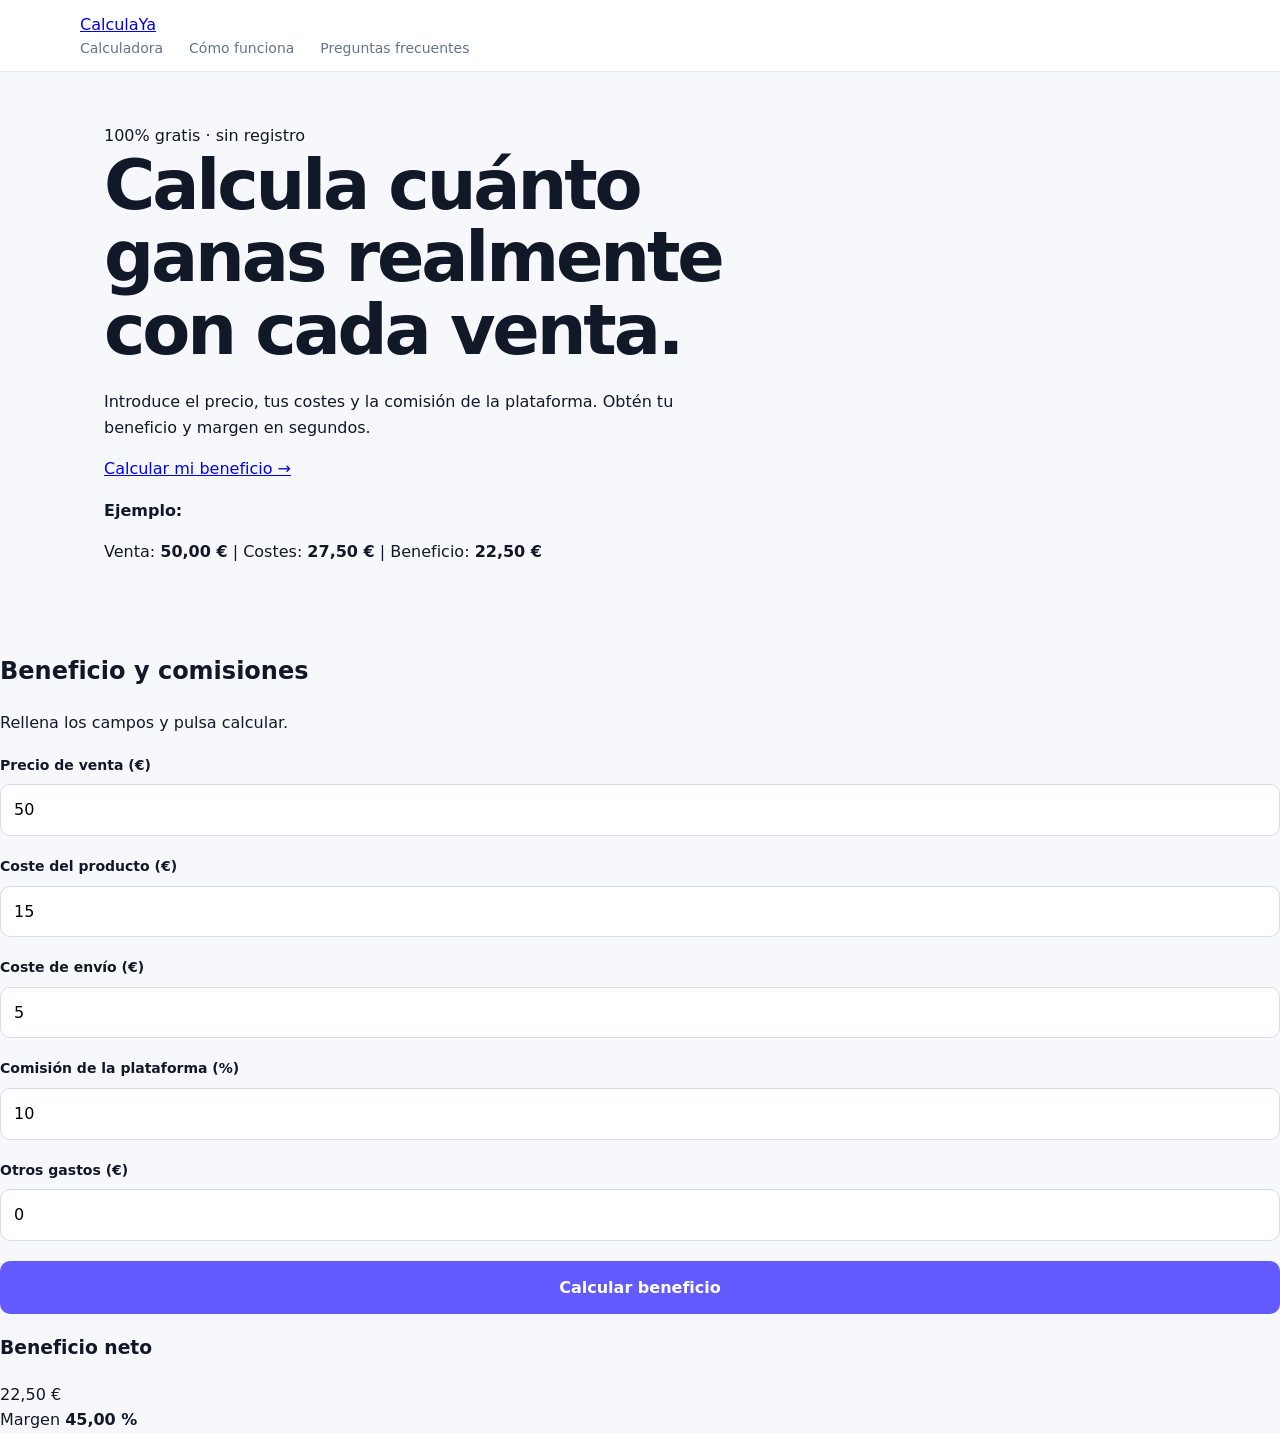
<file: calculaya/index.html>
<!doctype html>
<html lang="es">
<head>
    <meta charset="utf-8">
    <meta name="google-site-verification" content="Svcsp8-b1IlWVcJyZ" />
    <meta name="viewport" content="width=device-width,initial-scale=1">
    <title>CalculaYa – Calculadora de beneficio y comisiones</title>
    <meta name="description" content="Calcula gratis tu beneficio real después de comisiones, producto, envío y otros gastos.">
    <link rel="canonical" href="/">
    <meta property="og:title" content="CalculaYa – Calculadora de beneficio y comisiones">
    <meta property="og:description" content="Calcula gratis cuánto ganas realmente con cada venta.">
    <meta property="og:type" content="website">
    <link rel="stylesheet" href="./styles.css">
</head>
<body>

    <header class="site-header">
        <div class="container">
            <a href="/" class="logo">CalculaYa</a>
            <nav class="nav">
                <a href="#calculadora">Calculadora</a>
                <a href="#como-funciona">Cómo funciona</a>
                <a href="#faq">Preguntas frecuentes</a>
            </nav>
        </div>
    </header>

    <main>
        <section class="hero">
            <div class="container">
                <span class="badge">100% gratis · sin registro</span>
                <h1>Calcula cuánto ganas realmente con cada venta.</h1>
                <p>Introduce el precio, tus costes y la comisión de la plataforma. Obtén tu beneficio y margen en segundos.</p>
                <a href="#calculadora" class="btn btn-primary">Calcular mi beneficio &rarr;</a>
                
                <div class="hero-example">
                    <p><strong>Ejemplo:</strong></p>
                    <p>Venta: <strong>50,00 €</strong> | Costes: <strong>27,50 €</strong> | Beneficio: <strong class="text-success">22,50 €</strong></p>
                </div>
            </div>
        </section>

        <section id="calculadora" class="calculator-section">
            <div class="container">
                <h2>Beneficio y comisiones</h2>
                <p>Rellena los campos y pulsa calcular.</p>

                <form id="calc-form" class="calc-grid">
                    <div class="input-group">
                        <label for="precio">Precio de venta (€)</label>
                        <input type="number" id="precio" step="0.01" value="50" required>
                    </div>

                    <div class="input-group">
                        <label for="coste-producto">Coste del producto (€)</label>
                        <input type="number" id="coste-producto" step="0.01" value="15" required>
                    </div>

                    <div class="input-group">
                        <label for="coste-envio">Coste de envío (€)</label>
                        <input type="number" id="coste-envio" step="0.01" value="5" required>
                    </div>

                    <div class="input-group">
                        <label for="comision">Comisión de la plataforma (%)</label>
                        <input type="number" id="comision" step="0.01" value="10" required>
                    </div>

                    <div class="input-group">
                        <label for="otros">Otros gastos (€)</label>
                        <input type="number" id="otros" step="0.01" value="0" required>
                    </div>

                    <button type="submit" class="btn btn-submit">Calcular beneficio</button>
                </form>

                <div class="results-box">
                    <h3>Beneficio neto</h3>
                    <div id="resultado-beneficio" class="price-display">22,50 €</div>
                    <div id="resultado-margen" class="margin-display">Margen <strong>45,00 %</strong></div>
                </div>
            </div>
        </section>
    </main>

    <script>
        document.getElementById('calc-form').addEventListener('submit', function(e) {
            e.preventDefault();
            const precio = parseFloat(document.getElementById('precio').value) || 0;
            const costeProd = parseFloat(document.getElementById('coste-producto').value) || 0;
            const costeEnvio = parseFloat(document.getElementById('coste-envio').value) || 0;
            const comisionPct = parseFloat(document.getElementById('comision').value) || 0;
            const otros = parseFloat(document.getElementById('otros').value) || 0;

            const comisionEuro = (precio * comisionPct) / 100;
            const beneficio = precio - (costeProd + costeEnvio + comisionEuro + otros);
            const margen = precio > 0 ? (beneficio / precio) * 100 : 0;

            document.getElementById('resultado-beneficio').innerText = beneficio.toFixed(2).replace('.', ',') + ' €';
            document.getElementById('resultado-margen').innerHTML = 'Margen <strong>' + margen.toFixed(2).replace('.', ',') + ' %</strong>';
        });
    </script>
</body>
</html>
</file>
<file: calculaya/styles.css>
:root{--bg:#f7f8fc;--surface:#fff;--text:#111827;--muted:#687386;--line:#e5e7eb;--accent:#635bff;--accent2:#5148e8;--success:#087443;--shadow:0 18px 50px rgba(18,25,45,.08);font-family:Inter,ui-sans-serif,system-ui,-apple-system,BlinkMacSystemFont,"Segoe UI",sans-serif}*{box-sizing:border-box}html{scroll-behavior:smooth}body{margin:0;background:var(--bg);color:var(--text);line-height:1.6}.site-header{height:72px;display:flex;align-items:center;justify-content:space-between;padding:0 max(24px,calc((100% - 1120px)/2));background:#fff;border-bottom:1px solid var(--line);position:sticky;top:0;z-index:5}.brand{font-weight:800;font-size:20px;text-decoration:none;color:var(--text);display:flex;gap:9px;align-items:center}.brand-mark{display:grid;place-items:center;width:32px;height:32px;border-radius:9px;background:var(--accent);color:white}.site-header nav{display:flex;gap:26px}.site-header nav a,.footer-links a{color:var(--muted);text-decoration:none;font-size:14px}.hero,.tool-section,.content-section{max-width:1120px;margin:auto;padding-left:24px;padding-right:24px}.hero{min-height:560px;display:grid;grid-template-columns:1.25fr .75fr;align-items:center;gap:70px}.eyebrow{text-transform:uppercase;letter-spacing:.12em;font-size:12px;font-weight:800;color:var(--accent);margin:0 0 12px}.hero h1{font-size:clamp(42px,6vw,70px);line-height:1.04;letter-spacing:-.045em;margin:0 0 22px;max-width:760px}.hero h1 span{color:var(--accent)}.lead{font-size:19px;color:var(--muted);max-width:650px;margin:0 0 30px}.hero-btn{display:inline-block;background:var(--accent);color:white;text-decoration:none;padding:13px 19px;border-radius:10px;font-weight:700}.hero-card{background:white;border:1px solid var(--line);border-radius:22px;padding:28px;box-shadow:var(--shadow)}.mini-label{font-size:12px;color:var(--muted);text-transform:uppercase;font-weight:800;letter-spacing:.1em;margin-bottom:22px}.mini-row{display:flex;justify-content:space-between;border-bottom:1px solid var(--line);padding:13px 0}.mini-result{margin-top:18px;background:#f2f1ff;padding:18px;border-radius:14px}.mini-result small{display:block;color:var(--muted)}.mini-result b{font-size:34px;color:var(--accent)}.tool-section{padding-top:80px;padding-bottom:100px}.section-heading{text-align:center;margin-bottom:34px}.section-heading h2{font-size:40px;line-height:1.1;letter-spacing:-.03em;margin:0 0 10px}.section-heading p:last-child{color:var(--muted);margin:0}.calculator{display:grid;grid-template-columns:1fr 1fr;gap:28px;background:white;border:1px solid var(--line);border-radius:22px;padding:28px;box-shadow:var(--shadow)}form{display:grid;gap:17px}label{font-size:14px;font-weight:700}input{display:block;width:100%;margin-top:7px;border:1px solid #d8dce5;border-radius:10px;padding:12px 13px;font:inherit;outline:none}input:focus{border-color:var(--accent);box-shadow:0 0 0 3px rgba(99,91,255,.12)}button{border:0;background:var(--accent);color:#fff;border-radius:10px;padding:14px;font:inherit;font-weight:800;cursor:pointer;margin-top:3px}button:hover{background:var(--accent2)}.results{background:#f7f7ff;border-radius:16px;padding:25px}.result-label{color:var(--muted);margin:0;font-weight:700}.profit{font-size:48px;line-height:1.1;font-weight:850;color:var(--success);margin:4px 0 25px}.result-grid{display:grid;grid-template-columns:1fr 1fr;gap:12px}.result-grid div{background:white;border:1px solid var(--line);border-radius:12px;padding:14px}.result-grid span{display:block;color:var(--muted);font-size:12px}.result-grid strong{font-size:18px}.content-section{padding-top:70px;padding-bottom:80px}.steps{display:grid;grid-template-columns:repeat(4,1fr);gap:16px}.steps article,.info-card,.faq details{background:white;border:1px solid var(--line);border-radius:16px;padding:22px}.steps span{color:var(--accent);font-weight:900}.steps h3{margin:12px 0 7px}.steps p,.info-card p,.faq p{color:var(--muted)}.info-card{max-width:820px;margin:auto}.formula{background:#f4f4f8;border-radius:10px;padding:16px;font-weight:700;margin:18px 0}.faq{max-width:850px}.faq details{margin-bottom:10px}.faq summary{cursor:pointer;font-weight:750}.faq p{margin-bottom:0}footer{background:#111827;color:#d7dbe5;padding:45px max(24px,calc((100% - 1120px)/2));display:grid;grid-template-columns:1fr auto;gap:15px}footer p{margin:6px 0;color:#9ca3af}.footer-links{display:flex;gap:20px;align-items:center}.copyright{grid-column:1/-1;font-size:13px;border-top:1px solid #303746;padding-top:18px}@media(max-width:800px){.site-header nav{display:none}.hero{grid-template-columns:1fr;min-height:auto;padding-top:70px;padding-bottom:60px;gap:35px}.hero h1{font-size:46px}.calculator{grid-template-columns:1fr}.steps{grid-template-columns:1fr 1fr}}@media(max-width:520px){.hero h1{font-size:39px}.section-heading h2{font-size:32px}.steps{grid-template-columns:1fr}.site-header{height:64px}.tool-section,.content-section{padding-top:55px}.result-grid{grid-template-columns:1fr}footer{grid-template-columns:1fr}.footer-links{flex-wrap:wrap}}
</file>
